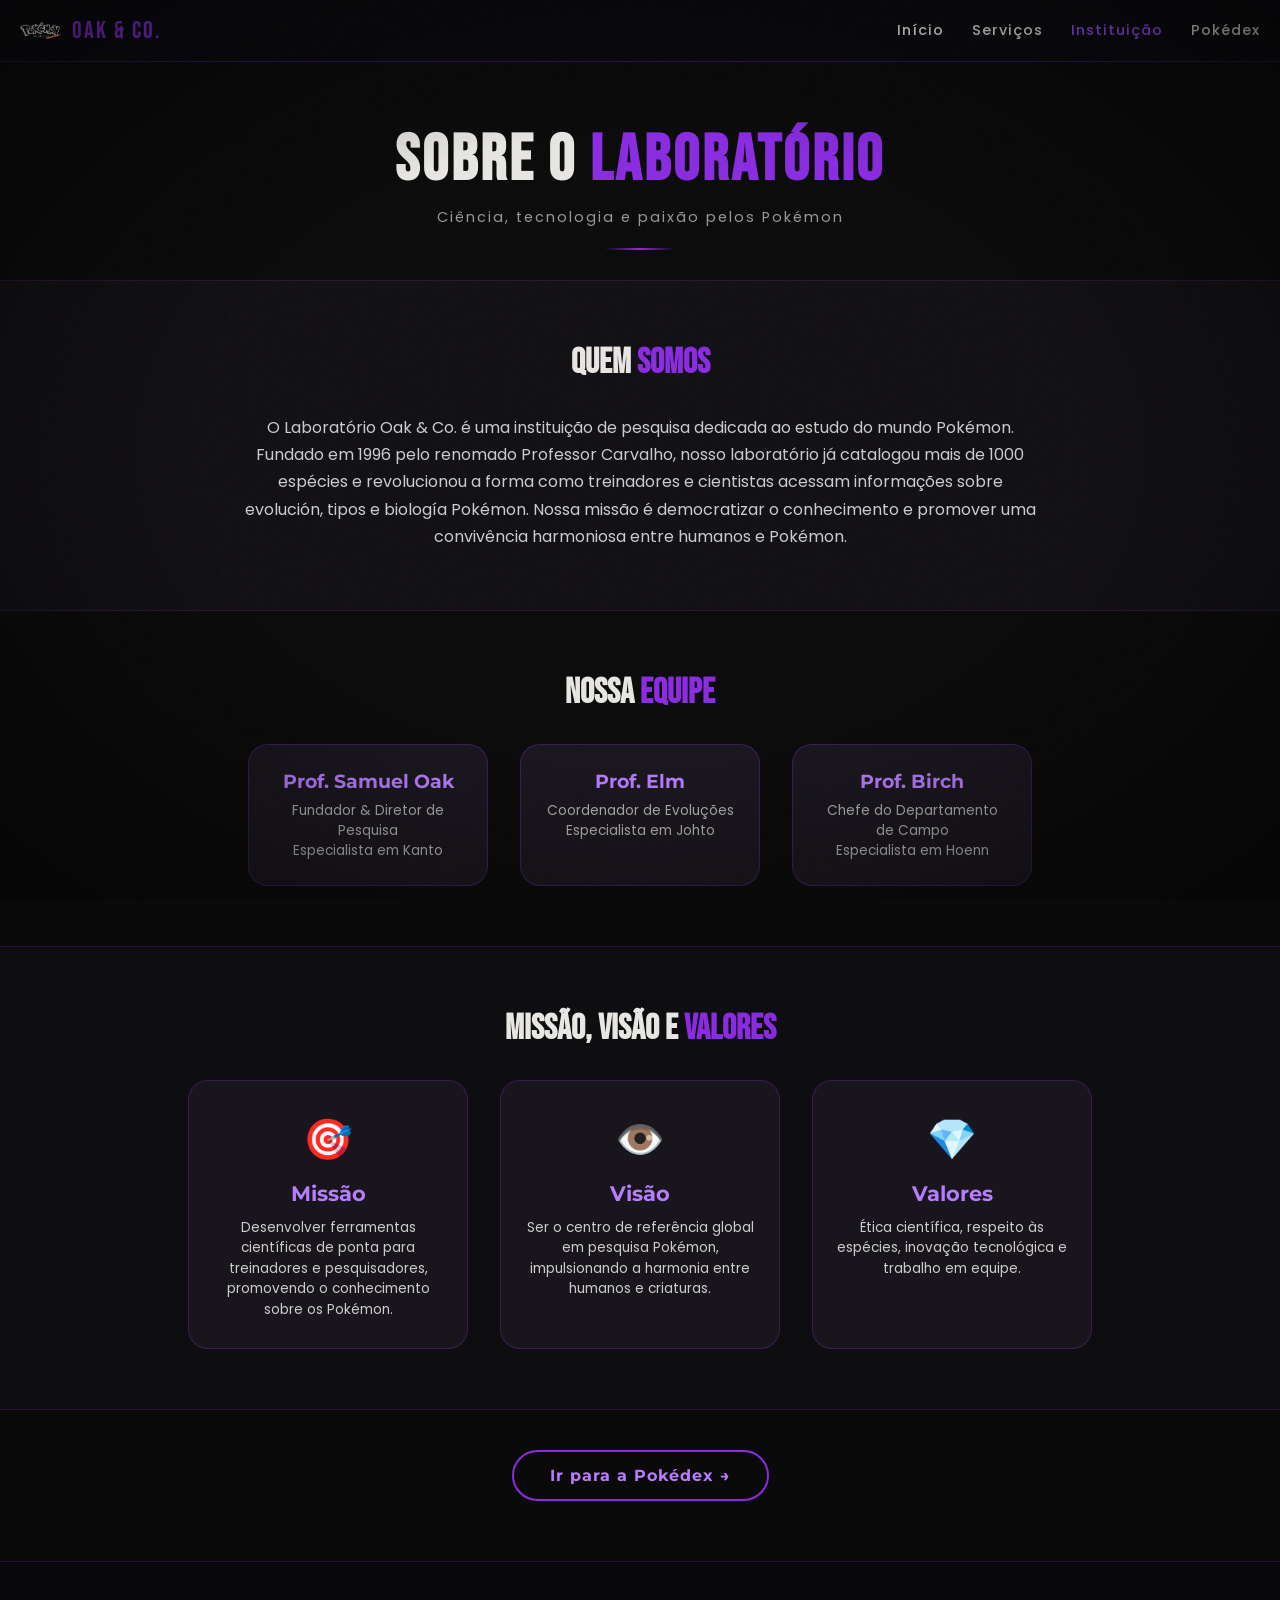
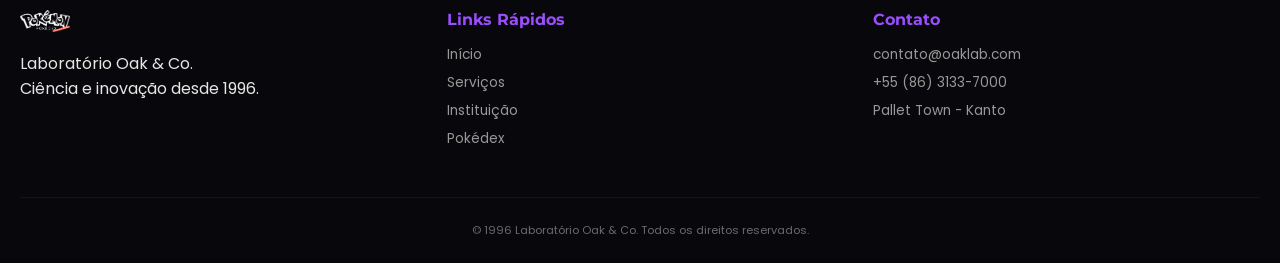
<file: instituicional.html>
<!DOCTYPE html>
<html lang="pt-BR">
<head>
    <meta charset="UTF-8">
    <meta name="viewport" content="width=device-width, initial-scale=1.0">
    <title>Oak & Co. | Institucional</title>
    <link rel="preconnect" href="https://fonts.googleapis.com">
    <link rel="preconnect" href="https://fonts.gstatic.com" crossorigin>
    <link href="https://fonts.googleapis.com/css2?family=Bebas+Neue&family=Montserrat:wght@300;400;500;600;700;800&family=Poppins:wght@300;400;500;600;700&display=swap" rel="stylesheet">
    <link rel="stylesheet" href="style/institucional.css">
    <link rel="icon" type="image/png" href="https://imgs.search.brave.com/BdCUDXIaqTg0VNCvkE4so5hrvEW5yj-eiCHSqZ2jSzI/rs:fit:860:0:0:0/g:ce/aHR0cHM6Ly9jZG4u/aWNvbnNjb3V0LmNv/bS9pY29uL3ByZW1p/dW0vcG5nLTI1Ni10/aHVtYi9wb2tlYm9s/YS1pY29uLXN2Zy1k/b3dubG9hZC1wbmct/MTA3Njg4MjkucG5n/P2Y9d2VicCZ3PTEy/OA">
</head>
<body>
    <div class="vignette"></div>
    <div class="film-grain"></div>

    <header class="main-header">
        <div class="header-container">
            <div class="logo-area">
                <img src="pokeicon.png" alt="Oak & Co." class="header-logo">
                <span class="logo-text">Oak & Co.</span>
            </div>
            <nav class="main-nav">
                <a href="index.html">Início</a>
                <a href="produtos.html">Serviços</a>
                <a href="institucional.html" class="active">Instituição</a>
                <a href="catalogo.html">Pokédex</a>
            </nav>
        </div>
    </header>

    <main>
        <section class="hero-institucional">
            <div class="container">
                <h1 class="hero-title">Sobre o <span class="purple">Laboratório</span></h1>
                <p class="hero-subtitle">Ciência, tecnologia e paixão pelos Pokémon</p>
                <div class="hero-divider"></div>
            </div>
        </section>

        <section class="sobre-empresa">
            <div class="container">
                <h2 class="section-title">Quem <span class="purple">Somos</span></h2>
                <p class="sobre-texto">
                    O Laboratório Oak & Co. é uma instituição de pesquisa dedicada ao estudo do mundo Pokémon. 
                    Fundado em 1996 pelo renomado Professor Carvalho, nosso laboratório já catalogou mais de 
                    1000 espécies e revolucionou a forma como treinadores e cientistas acessam informações sobre evolución, 
                    tipos e biología Pokémon. Nossa missão é democratizar o conhecimento e promover uma convivência 
                    harmoniosa entre humanos e Pokémon.
                </p>
            </div>
        </section>

        <section class="equipe">
            <div class="container">
                <h2 class="section-title">Nossa <span class="purple">Equipe</span></h2>
                <div class="cards-equipe">
                    <div class="card">
                        <h3>Prof. Samuel Oak</h3>
                        <p>Fundador & Diretor de Pesquisa<br>Especialista em Kanto</p>
                    </div>
                    <div class="card">
                        <h3>Prof. Elm</h3>
                        <p>Coordenador de Evoluções<br>Especialista em Johto</p>
                    </div>
                    <div class="card">
                        <h3>Prof. Birch</h3>
                        <p>Chefe do Departamento de Campo<br>Especialista em Hoenn</p>
                    </div>
                </div>
            </div>
        </section>

        <section class="valores">
            <div class="container">
                <h2 class="section-title">Missão, Visão e <span class="purple">Valores</span></h2>
                <div class="mvv-container">
                    <div class="mvv-item">
                        <div class="mvv-icon">🎯</div>
                        <h3>Missão</h3>
                        <p>Desenvolver ferramentas científicas de ponta para treinadores e pesquisadores, promovendo o conhecimento sobre os Pokémon.</p>
                    </div>
                    <div class="mvv-item">
                        <div class="mvv-icon">👁️</div>
                        <h3>Visão</h3>
                        <p>Ser o centro de referência global em pesquisa Pokémon, impulsionando a harmonia entre humanos e criaturas.</p>
                    </div>
                    <div class="mvv-item">
                        <div class="mvv-icon">💎</div>
                        <h3>Valores</h3>
                        <p>Ética científica, respeito às espécies, inovação tecnológica e trabalho em equipe.</p>
                    </div>
                </div>
            </div>
        </section>

        <div class="button-container">
            <a href="catalogo.html" class="btn-pokedex">Ir para a Pokédex →</a>
        </div>
    </main>

    <footer class="main-footer">
        <div class="container">
            <div class="footer-content">
                <div class="footer-col">
                    <img src="pokeicon.png" alt="Logo" class="footer-logo">
                    <p>Laboratório Oak & Co.<br>Ciência e inovação desde 1996.</p>
                </div>
                <div class="footer-col">
                    <h4>Links Rápidos</h4>
                    <ul>
                        <li><a href="index.html">Início</a></li>
                        <li><a href="produtos.html">Serviços</a></li>
                        <li><a href="institucional.html">Instituição</a></li>
                        <li><a href="catalogo.html">Pokédex</a></li>
                    </ul>
                </div>
                <div class="footer-col">
                    <h4>Contato</h4>
                    <ul>
                        <li>contato@oaklab.com</li>
                        <li>+55 (86) 3133-7000</li>
                        <li>Pallet Town - Kanto</li>
                    </ul>
                </div>
            </div>
            <div class="footer-bottom">
                <p>© 1996 Laboratório Oak & Co. Todos os direitos reservados.</p>
            </div>
        </div>
    </footer>

    <script src="script/institucional.js" defer></script>
</body>
</html>
</file>
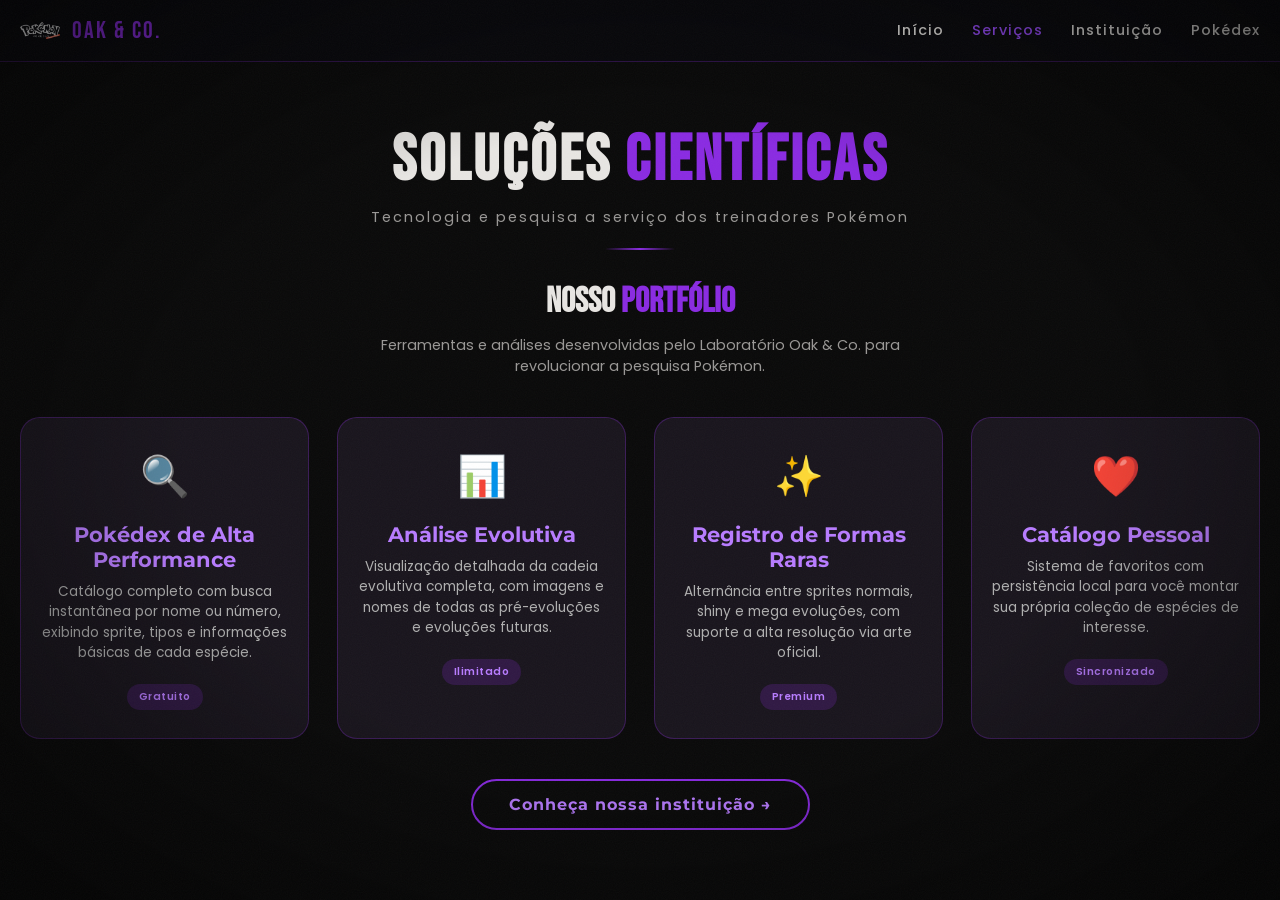
<file: produtos.html>
<!DOCTYPE html>
<html lang="pt-BR">
<head>
    <meta charset="UTF-8">
    <meta name="viewport" content="width=device-width, initial-scale=1.0">
    <title>Oak & Co. | Serviços Científicos</title>
    <link rel="preconnect" href="https://fonts.googleapis.com">
    <link rel="preconnect" href="https://fonts.gstatic.com" crossorigin>
    <link href="https://fonts.googleapis.com/css2?family=Bebas+Neue&family=Montserrat:wght@300;400;500;600;700;800&family=Poppins:wght@300;400;500;600;700&display=swap" rel="stylesheet">
    <link rel="stylesheet" href="style/produtos.css">
    <link rel="icon" type="image/png" href="https://imgs.search.brave.com/BdCUDXIaqTg0VNCvkE4so5hrvEW5yj-eiCHSqZ2jSzI/rs:fit:860:0:0:0/g:ce/aHR0cHM6Ly9jZG4u/aWNvbnNjb3V0LmNv/bS9pY29uL3ByZW1p/dW0vcG5nLTI1Ni10/aHVtYi9wb2tlYm9s/YS1pY29uLXN2Zy1k/b3dubG9hZC1wbmct/MTA3Njg4MjkucG5n/P2Y9d2VicCZ3PTEy/OA">
</head>
<body>
    <div class="vignette"></div>
    <div class="film-grain"></div>

    <header class="main-header">
        <div class="header-container">
            <div class="logo-area">
                <img src="pokeicon.png" alt="Oak & Co." class="header-logo">
                <span class="logo-text">Oak & Co.</span>
            </div>
            <nav class="main-nav">
                <a href="index.html">Início</a>
                <a href="produtos.html" class="active">Serviços</a>
                <a href="instituicional.html">Instituição</a>
                <a href="catalogo.html">Pokédex</a>
            </nav>
        </div>
    </header>

    <main>
        <section class="hero-services">
            <div class="container">
                <h1 class="hero-title">Soluções <span class="purple">Científicas</span></h1>
                <p class="hero-subtitle">Tecnologia e pesquisa a serviço dos treinadores Pokémon</p>
                <div class="hero-divider"></div>
            </div>
        </section>

        <section class="services-grid-section">
            <div class="container">
                <h2 class="section-title">Nosso <span class="purple">Portfólio</span></h2>
                <p class="section-intro">Ferramentas e análises desenvolvidas pelo Laboratório Oak & Co. para revolucionar a pesquisa Pokémon.</p>
                <div class="services-grid">
                    <div class="service-card">
                        <div class="service-icon">🔍</div>
                        <h3>Pokédex de Alta Performance</h3>
                        <p>Catálogo completo com busca instantânea por nome ou número, exibindo sprite, tipos e informações básicas de cada espécie.</p>
                        <div class="service-tag">Gratuito</div>
                    </div>
                    <div class="service-card">
                        <div class="service-icon">📊</div>
                        <h3>Análise Evolutiva</h3>
                        <p>Visualização detalhada da cadeia evolutiva completa, com imagens e nomes de todas as pré-evoluções e evoluções futuras.</p>
                        <div class="service-tag">Ilimitado</div>
                    </div>
                    <div class="service-card">
                        <div class="service-icon">✨</div>
                        <h3>Registro de Formas Raras</h3>
                        <p>Alternância entre sprites normais, shiny e mega evoluções, com suporte a alta resolução via arte oficial.</p>
                        <div class="service-tag">Premium</div>
                    </div>
                    <div class="service-card">
                        <div class="service-icon">❤️</div>
                        <h3>Catálogo Pessoal</h3>
                        <p>Sistema de favoritos com persistência local para você montar sua própria coleção de espécies de interesse.</p>
                        <div class="service-tag">Sincronizado</div>
                    </div>
                </div>
                <div class="button-container">
                    <a href="instituicional.html" class="btn-pokedex"> Conheça nossa instituição →</a>
                </div>
            </div>
        </section>
    </main>

    <script src="script/produtos.js"></script>
</body>
</html>
</file>
<file: style/institucional.css>
* {
    margin: 0;
    padding: 0;
    box-sizing: border-box;
}

body {
    font-family: 'Poppins', 'Segoe UI', sans-serif;
    background: #0a0a0a;
    color: #e8e6e3;
    overflow-x: hidden;
}

.vignette {
    position: fixed;
    inset: 0;
    pointer-events: none;
    z-index: 9996;
    background: radial-gradient(ellipse at center, transparent 50%, rgba(0,0,0,0.6) 100%);
}

.film-grain {
    position: fixed;
    inset: 0;
    pointer-events: none;
    z-index: 9997;
    opacity: 0.035;
    background-image: url("data:image/svg+xml,%3Csvg viewBox='0 0 256 256' xmlns='http://www.w3.org/2000/svg'%3E%3Cfilter id='noise'%3E%3CfeTurbulence type='fractalNoise' baseFrequency='0.9' numOctaves='4' stitchTiles='stitch'/%3E%3C/filter%3E%3Crect width='100%25' height='100%25' filter='url(%23noise)'/%3E%3C/svg%3E");
    background-repeat: repeat;
    background-size: 256px 256px;
    animation: grainShift 0.5s steps(4) infinite;
}

@keyframes grainShift {
    0%,100% { transform: translate(0,0); }
    25% { transform: translate(-2px,1px); }
    50% { transform: translate(1px,-1px); }
    75% { transform: translate(-1px,2px); }
}

.container {
    max-width: 1280px;
    margin: 0 auto;
    padding: 0 20px;
}

.main-header {
    background: rgba(10,10,15,0.85);
    backdrop-filter: blur(10px);
    border-bottom: 1px solid rgba(138,43,226,0.3);
    position: sticky;
    top: 0;
    z-index: 1000;
}

.header-container {
    display: flex;
    justify-content: space-between;
    align-items: center;
    padding: 16px 20px;
    max-width: 1400px;
    margin: 0 auto;
}

.logo-area {
    display: flex;
    align-items: center;
    gap: 12px;
}

.header-logo {
    width: 40px;
    height: auto;
}

.logo-text {
    font-family: 'Bebas Neue', cursive;
    font-size: 1.5rem;
    letter-spacing: 2px;
    color: #8a2be2;
}

.main-nav {
    display: flex;
    gap: 28px;
}

.main-nav a {
    color: #e8e6e3;
    text-decoration: none;
    font-weight: 500;
    font-size: 0.9rem;
    transition: color 0.2s;
    letter-spacing: 1px;
}

.main-nav a:hover,
.main-nav a.active {
    color: #9b4dff;
}

.hero-institucional {
    text-align: center;
    padding: 60px 0 30px;
}

.hero-title {
    font-family: 'Bebas Neue', cursive;
    font-size: clamp(2.2rem, 7vw, 4rem);
    letter-spacing: 3px;
}

.purple {
    color: #8a2be2;
}

.hero-subtitle {
    font-size: 0.9rem;
    color: #9a9896;
    letter-spacing: 2px;
    margin-top: 8px;
}

.hero-divider {
    width: 70px;
    height: 2px;
    background: linear-gradient(90deg, transparent, #8a2be2, transparent);
    margin: 20px auto 0;
}

.section-title {
    font-family: 'Bebas Neue', cursive;
    font-size: 2.2rem;
    text-align: center;
    margin-bottom: 30px;
}

.sobre-empresa {
    padding: 60px 0;
    background: rgba(25,21,29,0.5);
    border-top: 1px solid rgba(138,43,226,0.2);
    border-bottom: 1px solid rgba(138,43,226,0.2);
}

.sobre-texto {
    max-width: 800px;
    margin: 0 auto;
    text-align: center;
    font-size: 1rem;
    line-height: 1.7;
    color: #ccc;
}

.equipe {
    padding: 60px 0;
}

.cards-equipe {
    display: flex;
    justify-content: center;
    gap: 32px;
    flex-wrap: wrap;
}

.card {
    background: #19151d;
    border: 1px solid rgba(138,43,226,0.3);
    border-radius: 20px;
    padding: 24px;
    width: 240px;
    text-align: center;
    transition: transform 0.3s ease, box-shadow 0.3s ease;
}

.card:hover {
    transform: translateY(-8px);
    box-shadow: 0 20px 30px rgba(138,43,226,0.2);
    border-color: #9b4dff;
}

.card h3 {
    font-family: 'Montserrat', sans-serif;
    font-size: 1.2rem;
    margin-bottom: 8px;
    color: #b87cff;
}

.card p {
    font-size: 0.85rem;
    color: #b0b0b0;
}

.valores {
    padding: 60px 0;
    background: rgba(25,21,29,0.3);
    border-top: 1px solid rgba(138,43,226,0.2);
    border-bottom: 1px solid rgba(138,43,226,0.2);
}

.mvv-container {
    display: flex;
    justify-content: center;
    gap: 32px;
    flex-wrap: wrap;
}

.mvv-item {
    background: #19151d;
    border: 1px solid rgba(138,43,226,0.3);
    border-radius: 20px;
    padding: 28px 20px;
    width: 280px;
    text-align: center;
    transition: transform 0.3s;
}

.mvv-item:hover {
    transform: translateY(-5px);
    border-color: #9b4dff;
}

.mvv-icon {
    font-size: 2.5rem;
    margin-bottom: 12px;
}

.mvv-item h3 {
    font-family: 'Montserrat', sans-serif;
    font-size: 1.3rem;
    margin-bottom: 12px;
    color: #b87cff;
}

.mvv-item p {
    font-size: 0.85rem;
    line-height: 1.5;
    color: #ccc;
}

/* Botão para a Pokédex */
.button-container {
    text-align: center;
    margin: 40px 0 60px;
}

.btn-pokedex {
    display: inline-block;
    padding: 14px 36px;
    background: transparent;
    border: 2px solid #8a2be2;
    border-radius: 50px;
    color: #b87cff;
    font-family: 'Montserrat', sans-serif;
    font-weight: bold;
    font-size: 1rem;
    text-decoration: none;
    letter-spacing: 1px;
    transition: all 0.3s ease;
    cursor: pointer;
}

.btn-pokedex:hover {
    background: #8a2be2;
    color: #0a0a0a;
    transform: translateY(-3px);
    box-shadow: 0 10px 20px rgba(138,43,226,0.3);
}

.main-footer {
    background: #07070c;
    padding: 48px 0 24px;
    border-top: 1px solid rgba(138,43,226,0.2);
}

.footer-content {
    display: grid;
    grid-template-columns: repeat(auto-fit, minmax(220px, 1fr));
    gap: 40px;
    margin-bottom: 40px;
}

.footer-col h4 {
    font-family: 'Montserrat', sans-serif;
    font-size: 1rem;
    margin-bottom: 16px;
    color: #9b4dff;
}

.footer-col ul {
    list-style: none;
}

.footer-col li {
    margin-bottom: 8px;
    font-size: 0.85rem;
    color: #9a9896;
}

.footer-col a {
    color: #9a9896;
    text-decoration: none;
    transition: color 0.2s;
}

.footer-col a:hover {
    color: #b87cff;
}

.footer-logo {
    width: 50px;
    margin-bottom: 12px;
}

.footer-bottom {
    text-align: center;
    padding-top: 24px;
    border-top: 1px solid rgba(138,43,226,0.15);
    font-size: 0.7rem;
    color: #6a6a6a;
}

@media (max-width: 768px) {
    .header-container {
        flex-direction: column;
        gap: 12px;
        padding: 12px 16px;
    }
    .main-nav {
        gap: 18px;
        flex-wrap: wrap;
        justify-content: center;
    }
    .sobre-empresa, .equipe, .valores {
        padding: 40px 0;
    }
    .cards-equipe {
        gap: 20px;
    }
    .mvv-container {
        gap: 20px;
    }
    .card, .mvv-item {
        width: 90%;
        max-width: 280px;
    }
    .button-container {
        margin: 30px 0 40px;
    }
    .btn-pokedex {
        padding: 12px 28px;
        font-size: 0.9rem;
    }
    .footer-content {
        text-align: center;
        gap: 24px;
    }
}

@media (max-width: 480px) {
    .container {
        padding: 0 16px;
    }
    .section-title {
        font-size: 1.8rem;
    }
    .sobre-texto {
        font-size: 0.9rem;
    }
    .btn-pokedex {
        padding: 10px 24px;
        font-size: 0.85rem;
    }
}
</file>
<file: style/produtos.css>
* {
    margin: 0;
    padding: 0;
    box-sizing: border-box;
}

body {
    font-family: 'Poppins', 'Segoe UI', sans-serif;
    background: #0a0a0a;
    color: #e8e6e3;
    overflow-x: hidden;
}

.vignette {
    position: fixed;
    inset: 0;
    pointer-events: none;
    z-index: 9996;
    background: radial-gradient(ellipse at center, transparent 50%, rgba(0,0,0,0.6) 100%);
}

.film-grain {
    position: fixed;
    inset: 0;
    pointer-events: none;
    z-index: 9997;
    opacity: 0.035;
    background-image: url("data:image/svg+xml,%3Csvg viewBox='0 0 256 256' xmlns='http://www.w3.org/2000/svg'%3E%3Cfilter id='noise'%3E%3CfeTurbulence type='fractalNoise' baseFrequency='0.9' numOctaves='4' stitchTiles='stitch'/%3E%3C/filter%3E%3Crect width='100%25' height='100%25' filter='url(%23noise)'/%3E%3C/svg%3E");
    background-repeat: repeat;
    background-size: 256px 256px;
    animation: grainShift 0.5s steps(4) infinite;
}

@keyframes grainShift {
    0%,100% { transform: translate(0,0); }
    25% { transform: translate(-2px,1px); }
    50% { transform: translate(1px,-1px); }
    75% { transform: translate(-1px,2px); }
}

.container {
    max-width: 1280px;
    margin: 0 auto;
    padding: 0 20px;
}

.main-header {
    background: rgba(10,10,15,0.85);
    backdrop-filter: blur(10px);
    border-bottom: 1px solid rgba(138,43,226,0.3);
    position: sticky;
    top: 0;
    z-index: 1000;
}

.header-container {
    display: flex;
    justify-content: space-between;
    align-items: center;
    padding: 16px 20px;
    max-width: 1400px;
    margin: 0 auto;
}

.logo-area {
    display: flex;
    align-items: center;
    gap: 12px;
}

.header-logo {
    width: 40px;
    height: auto;
}

.logo-text {
    font-family: 'Bebas Neue', cursive;
    font-size: 1.5rem;
    letter-spacing: 2px;
    color: #8a2be2;
}

.main-nav {
    display: flex;
    gap: 28px;
}

.main-nav a {
    color: #e8e6e3;
    text-decoration: none;
    font-weight: 500;
    font-size: 0.9rem;
    transition: color 0.2s;
    letter-spacing: 1px;
}

.main-nav a:hover,
.main-nav a.active {
    color: #9b4dff;
}

.hero-services {
    text-align: center;
    padding: 60px 0 30px;
}

.hero-title {
    font-family: 'Bebas Neue', cursive;
    font-size: clamp(2.2rem, 7vw, 4rem);
    letter-spacing: 3px;
}

.purple {
    color: #8a2be2;
}

.hero-subtitle {
    font-size: 0.9rem;
    color: #9a9896;
    letter-spacing: 2px;
    margin-top: 8px;
}

.hero-divider {
    width: 70px;
    height: 2px;
    background: linear-gradient(90deg, transparent, #8a2be2, transparent);
    margin: 20px auto 0;
}

.section-title {
    font-family: 'Bebas Neue', cursive;
    font-size: 2.2rem;
    text-align: center;
    margin-bottom: 12px;
}

.section-intro {
    text-align: center;
    color: #9a9896;
    max-width: 550px;
    margin: 0 auto 40px;
    font-size: 0.9rem;
}

.services-grid {
    display: grid;
    grid-template-columns: repeat(auto-fill, minmax(280px, 1fr));
    gap: 28px;
    margin: 30px 0 20px;
}

.service-card {
    background: #19151d;
    border: 1px solid rgba(138,43,226,0.3);
    border-radius: 20px;
    padding: 28px 20px;
    text-align: center;
    transition: transform 0.3s ease, box-shadow 0.3s ease;
}

.service-card:hover {
    transform: translateY(-6px);
    box-shadow: 0 20px 30px rgba(138,43,226,0.2);
    border-color: #9b4dff;
}

.service-icon {
    font-size: 2.5rem;
    margin-bottom: 16px;
}

.service-card h3 {
    font-family: 'Montserrat', sans-serif;
    font-size: 1.3rem;
    margin-bottom: 10px;
    color: #b87cff;
}

.service-card p {
    color: #b0b0b0;
    font-size: 0.85rem;
    line-height: 1.5;
    margin-bottom: 18px;
}

.service-tag {
    display: inline-block;
    background: rgba(138,43,226,0.2);
    padding: 5px 12px;
    border-radius: 40px;
    font-size: 0.65rem;
    font-weight: 600;
    color: #b87cff;
    letter-spacing: 0.5px;
}

.button-container {
    text-align: center;
    margin: 40px 0 60px;
}

.btn-pokedex {
    display: inline-block;
    padding: 14px 36px;
    background: transparent;
    border: 2px solid #8a2be2;
    border-radius: 50px;
    color: #b87cff;
    font-family: 'Montserrat', sans-serif;
    font-weight: bold;
    font-size: 1rem;
    text-decoration: none;
    letter-spacing: 1px;
    transition: all 0.3s ease;
    cursor: pointer;
}

.btn-pokedex:hover {
    background: #8a2be2;
    color: #0a0a0a;
    transform: translateY(-3px);
    box-shadow: 0 10px 20px rgba(138,43,226,0.3);
}

@media (max-width: 768px) {
    .header-container {
        flex-direction: column;
        gap: 12px;
        padding: 12px 16px;
    }
    .main-nav {
        gap: 18px;
        flex-wrap: wrap;
        justify-content: center;
    }
    .services-grid {
        gap: 20px;
        margin: 20px 0 10px;
    }
    .hero-services {
        padding: 40px 0 20px;
    }
    .section-title {
        font-size: 1.8rem;
    }
    .btn-pokedex {
        padding: 12px 28px;
        font-size: 0.9rem;
    }
    .button-container {
        margin: 30px 0 40px;
    }
}

@media (max-width: 480px) {
    .container {
        padding: 0 16px;
    }
    .service-card {
        padding: 20px 16px;
    }
    .service-card h3 {
        font-size: 1.1rem;
    }
    .btn-pokedex {
        padding: 10px 24px;
        font-size: 0.85rem;
    }
}
</file>
